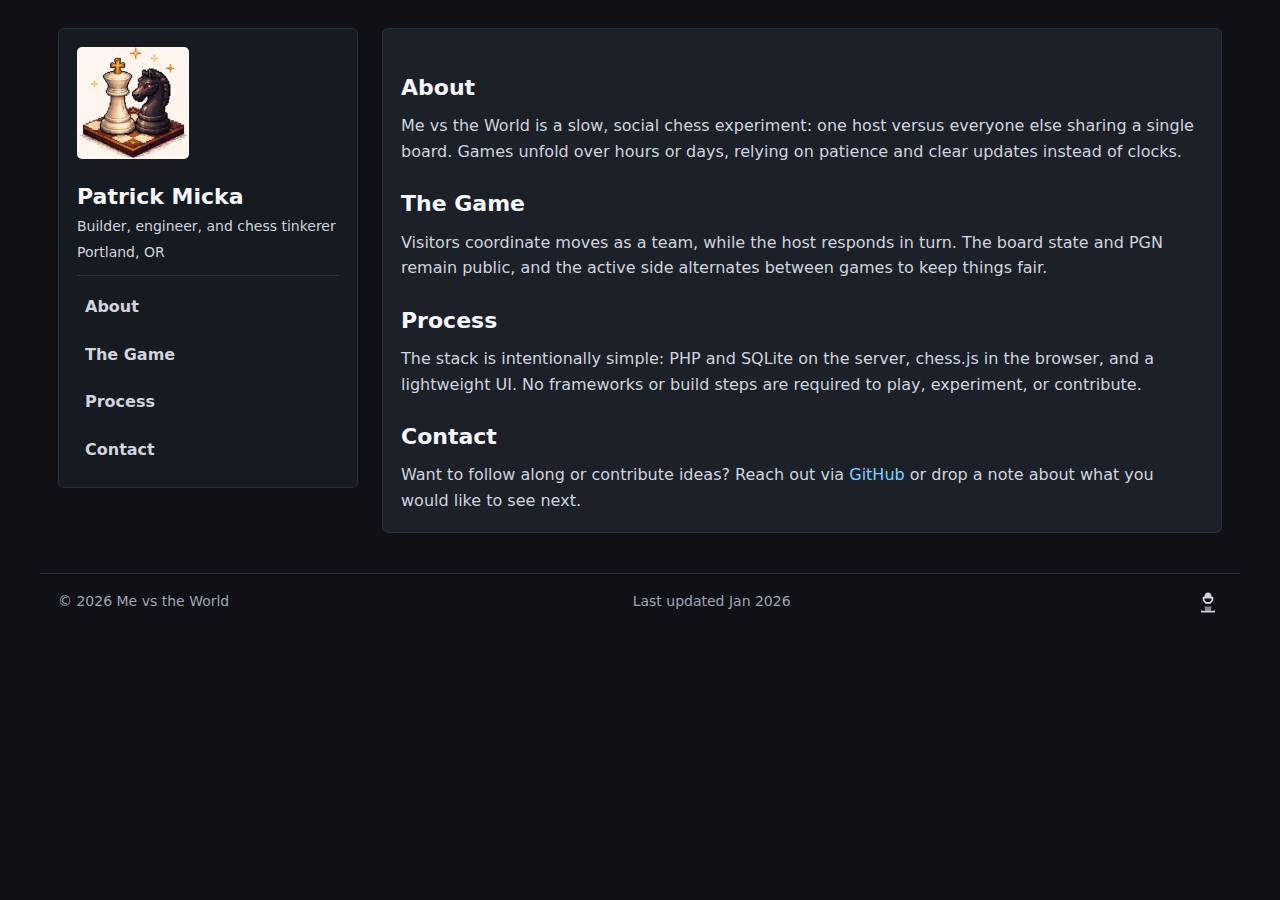
<file: index.html>
<!doctype html>
<html lang="en">
<head>
  <meta charset="UTF-8">
  <meta name="viewport" content="width=device-width, initial-scale=1.0">
  <title>Me vs the World Chess</title>
  <link rel="stylesheet" href="styles.css">
</head>
<body id="top">
  <div class="page">
    <aside class="rail" aria-label="Profile">
      <div class="rail__headshot">
        <img src="assets/icons/android-chrome-192x192.png" alt="Portrait of Patrick Micka" loading="lazy">
      </div>
      <div class="rail__identity" aria-label="Identity">
        <p class="rail__name">Patrick Micka</p>
        <p class="rail__role">Builder, engineer, and chess tinkerer</p>
        <p class="rail__location">Portland, OR</p>
      </div>
      <nav class="rail__nav" aria-label="Section navigation">
        <a href="#about">About</a>
        <a href="#game">The Game</a>
        <a href="#process">Process</a>
        <a href="#contact">Contact</a>
      </nav>
    </aside>

    <main class="content" aria-label="Main content">
      <div id="sticky-trigger" aria-hidden="true"></div>
      <section id="about" class="section">
        <h2>About</h2>
        <p>Me vs the World is a slow, social chess experiment: one host versus everyone else sharing a single board. Games unfold over hours or days, relying on patience and clear updates instead of clocks.</p>
      </section>
      <section id="game" class="section">
        <h2>The Game</h2>
        <p>Visitors coordinate moves as a team, while the host responds in turn. The board state and PGN remain public, and the active side alternates between games to keep things fair.</p>
      </section>
      <section id="process" class="section">
        <h2>Process</h2>
        <p>The stack is intentionally simple: PHP and SQLite on the server, chess.js in the browser, and a lightweight UI. No frameworks or build steps are required to play, experiment, or contribute.</p>
      </section>
      <section id="contact" class="section">
        <h2>Contact</h2>
        <p>Want to follow along or contribute ideas? Reach out via <a href="https://github.com/pmicka/chess/" target="_blank" rel="noopener noreferrer">GitHub</a> or drop a note about what you would like to see next.</p>
      </section>
    </main>
  </div>

  <footer class="site-footer" aria-label="Footer">
    <span class="footer-copy">© 2026 Me vs the World</span>
    <span class="footer-updated">Last updated Jan 2026</span>
    <a class="footer-icon" href="#top" aria-label="Return to top">
      <svg viewBox="0 0 64 64" role="img" aria-hidden="true" focusable="false">
        <path d="M16 54h32" fill="none" stroke="currentColor" stroke-width="4"/>
        <path d="M24 42h16l-2 12h-12z" fill="currentColor" opacity="0.6"/>
        <path d="M24 18c0-4.418 3.582-8 8-8s8 3.582 8 8v4h-16z" fill="currentColor"/>
        <path d="M22 22h20v6l-5 6h-10l-5-6z" fill="none" stroke="currentColor" stroke-width="4"/>
      </svg>
    </a>
  </footer>

  <script src="script.js"></script>
</body>
</html>
</file>
<file: styles.css>
:root {
  --bg: #0f1116;
  --surface: #161a21;
  --surface-strong: #1c2028;
  --border: #2a303b;
  --text-primary: #f5f7fb;
  --text-secondary: #cfd4df;
  --text-muted: #9ea6b5;
  --accent: #7dd3ff;
  --radius: 6px;
}

* {
  box-sizing: border-box;
}

body {
  margin: 0;
  background: var(--bg);
  color: var(--text-primary);
  font-family: ui-sans-serif, system-ui, -apple-system, "Segoe UI", Roboto, Arial, sans-serif;
  line-height: 1.6;
}

a {
  color: var(--accent);
  text-decoration: none;
}

a:hover,
a:focus-visible {
  color: #9fe0ff;
  text-decoration: underline;
}

.page {
  max-width: 1200px;
  margin: 0 auto;
  padding: 28px 18px 40px;
  display: grid;
  grid-template-columns: 1fr;
  gap: 20px;
}

.rail {
  background: var(--surface);
  border: 1px solid var(--border);
  border-radius: var(--radius);
  padding: 18px;
  display: flex;
  flex-direction: column;
  gap: 12px;
  position: relative;
}

.rail__headshot {
  max-width: 112px;
  width: 100%;
  height: auto;
  margin: 0 auto 14px;
}

.rail__headshot img {
  display: block;
  width: 100%;
  height: auto;
  filter: saturate(0.9);
  border-radius: 5px;
}

.rail__identity {
  text-align: center;
  display: flex;
  flex-direction: column;
  gap: 4px;
}

.rail__name {
  margin: 0;
  font-weight: 800;
  font-size: 22px;
  line-height: 1.25;
}

.rail__role,
.rail__location {
  margin: 0;
  color: var(--text-secondary);
  font-size: 14px;
}

.rail__nav {
  display: flex;
  justify-content: center;
  align-items: center;
  flex-wrap: wrap;
  gap: 10px;
  border-top: 1px solid var(--border);
  padding-top: 12px;
}

.rail__nav a {
  color: var(--text-secondary);
  font-weight: 700;
  padding: 6px 8px;
  border-radius: 4px;
}

.rail__nav a:focus-visible {
  outline: 2px solid var(--accent);
  outline-offset: 2px;
}

.content {
  background: var(--surface-strong);
  border: 1px solid var(--border);
  border-radius: var(--radius);
  padding: 18px;
  display: flex;
  flex-direction: column;
  gap: 22px;
}

#sticky-trigger {
  display: block;
  width: 100%;
  height: 1px;
  margin: 0;
  padding: 0;
}

.section h2 {
  margin: 0 0 8px;
  font-size: 22px;
}

.section p {
  margin: 0;
  color: var(--text-secondary);
}

.site-footer {
  max-width: 1200px;
  margin: 0 auto;
  padding: 14px 18px 24px;
  display: flex;
  justify-content: center;
  align-items: center;
  gap: 10px;
  flex-wrap: nowrap;
  color: var(--text-muted);
  font-size: 13px;
  border-top: 1px solid var(--border);
}

.site-footer span {
  white-space: nowrap;
}

.footer-icon {
  display: inline-flex;
  align-items: center;
  justify-content: center;
  color: var(--text-secondary);
  width: 28px;
  height: 28px;
}

.footer-icon svg {
  width: 100%;
  height: 100%;
}

.footer-icon:focus-visible {
  outline: 2px solid var(--accent);
  outline-offset: 3px;
}

@media (min-width: 720px) {
  .site-footer {
    justify-content: space-between;
    font-size: 14px;
  }
}

@media (min-width: 960px) {
  .page {
    grid-template-columns: 300px 1fr;
    align-items: start;
    gap: 24px;
  }

  .rail {
    align-self: start;
  }

  .rail__identity {
    text-align: left;
    align-items: flex-start;
  }

  .rail__headshot {
    margin: 0 0 12px;
  }

  .rail__nav {
    justify-content: flex-start;
    align-items: flex-start;
    flex-direction: column;
    flex-wrap: nowrap;
  }

  .rail.rail--sticky {
    position: sticky;
    top: 24px;
  }
}

@media (max-width: 360px) {
  .site-footer .footer-updated {
    display: none;
  }
}
</file>
